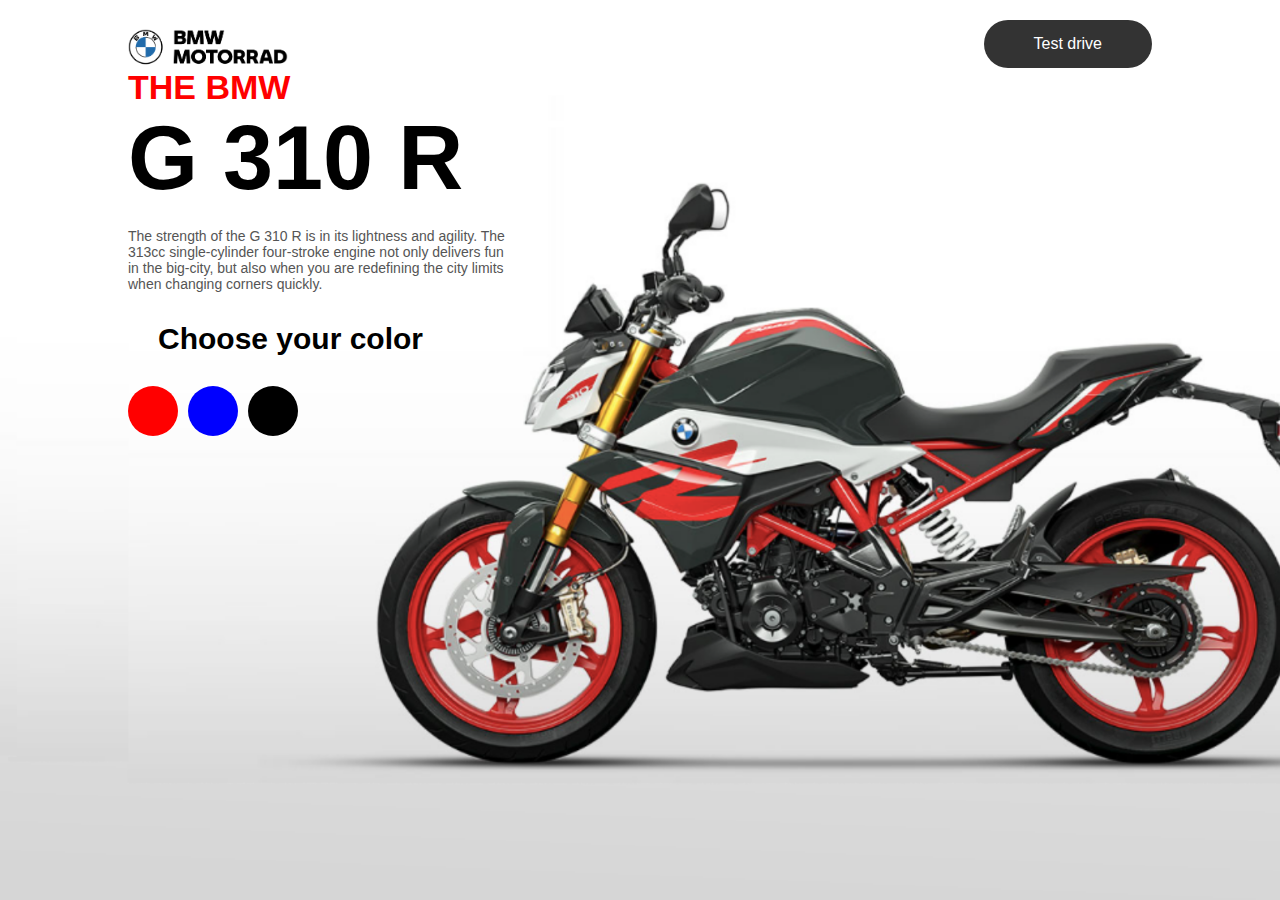
<file: index.html>
<!DOCTYPE html>
<html lang="en">

<head>

    <meta name="viewport" content="width=device-width, initial-scale=1.0">
    <title>BMW</title>
    <link rel="stylesheet" href="style.css">
</head>

<body>
    <div class="container" id="bike">
        <nav>
            <img src="images/logo.png" class="logo">
            <a href="rhndo.html" class="btn">Test drive </a>
        </nav>
        <div class="content">
            <h2>THE BMW</h2>
            <h1>G 310 R</h1><br>
            <p>The strength of the G 310 R is in its lightness and agility. The 313cc single-cylinder four-stroke engine
                not only delivers fun in the big-city, but also when you are redefining the city limits when changing
                corners quickly.</p>
            <h3>Choose your color</h3>
            <div class="color-select">

                <div id="red"></div>
                <div id="blue"></div>
                <div id="black"></div>
            </div>
        </div>
    </div>
    <script>

        let redBtn = document.getElementById("red");
        let blueBtn = document.getElementById("blue");
        let blackBtn = document.getElementById("black");
        let bike = document.getElementById("bike");

        redBtn.onclick = function () {
            bike.style.backgroundImage = "url(images/BMW1.png)";

        }

        blueBtn.onclick = function () {
            bike.style.backgroundImage = "url(images/BMW2.png)";
        }
        blackBtn.onclick = function () {
            bike.style.backgroundImage = "url(images/BMW3.png)";
        }

    </script>

</body>

</html>
</file>
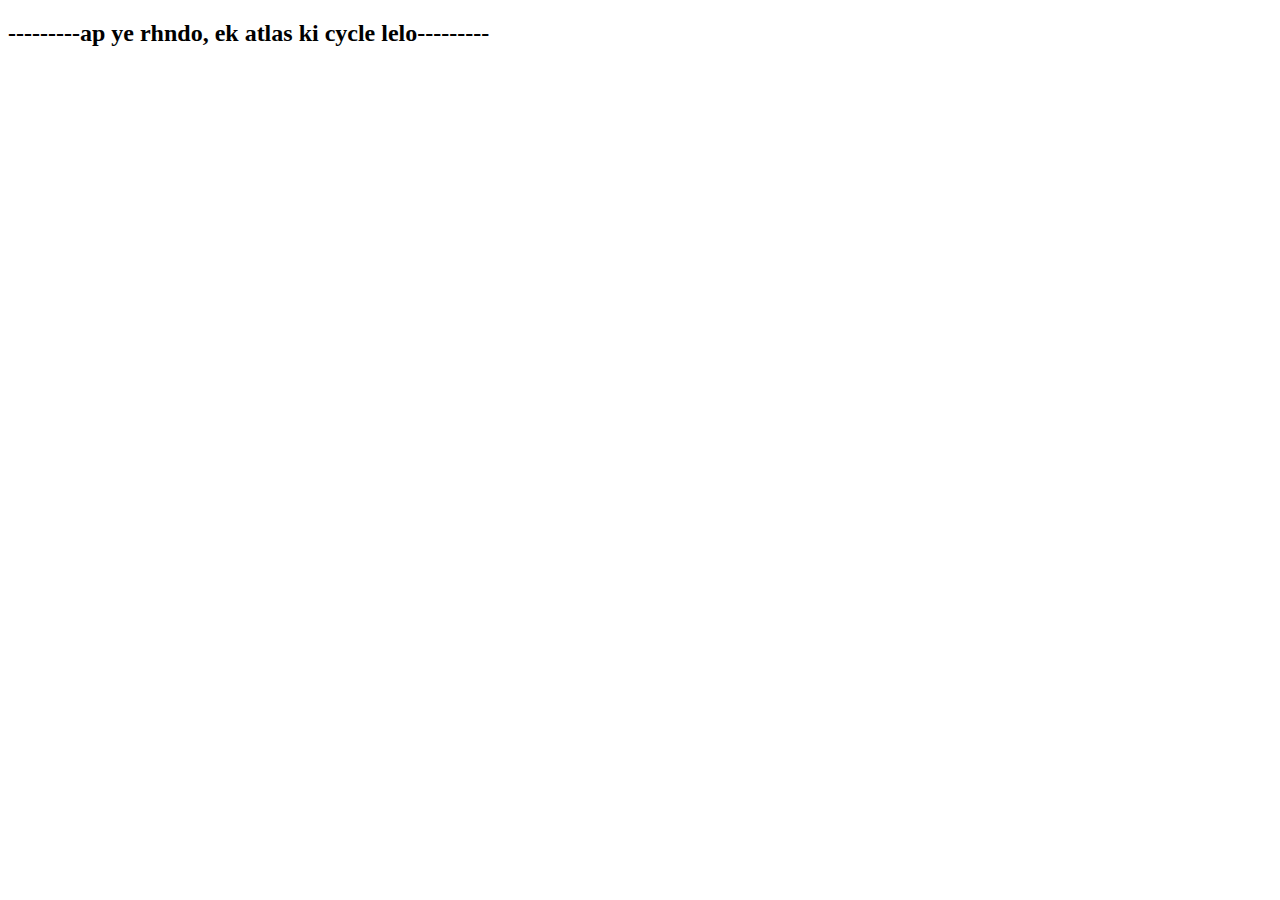
<file: rhndo.html>
<!DOCTYPE html>
<html lang="en">
<head>
    <meta charset="UTF-8">
    <meta http-equiv="X-UA-Compatible" content="IE=edge">
    <meta name="viewport" content="width=device-width, initial-scale=1.0">
    <title>bike</title>
</head>
<body>
    <h2>---------ap ye rhndo, ek atlas ki cycle lelo---------</h2>
</body>
</html>
</file>
<file: style.css>
*{
    margin: 0;
    padding: 0;
    font-family: 'poppins',sans-serif;
    box-sizing: border-box;
}
.container{
    width: 100%;
    height: 100vh;
    background-image: url(images/BMW1.png);
    background-size: cover;
    background-position: center;
    padding: 20px 10%;
    transition: background-image 0.3s;

}
nav{
    width: 100%;
    display: flex;
    align-items: center;
    justify-content: space-between;
}
nav .logo{
    width: 160px;
    cursor: pointer;
}
nav .btn{
    text-decoration: none;
    color: #fff;
    background: #333;
    padding: 15px  50px;
    border-radius: 30px;


}
.content h2{
    color: red;
    font-size: 34px;

}
.content h1{
    font-size: 90px;

}
.content p{
    max-width: 380px;
    font-weight: 500;
    font-size: 14px;
    color: #555;

}
.content h3{
    margin: 30px;
    font-weight: 600;
    font-size: 30px;
}
.color-select div{
background: #333;
width: 50px;
height: 50px;
border-radius: 50%;
margin-right: 10px;
cursor: pointer;

}
.color-select{
    display: flex;
    margin-top: 30px;

}



.color-select #red{
    background: red;
}
.color-select #blue{
    background: blue;
}
.color-select #black{
    background: #000;
}
</file>
